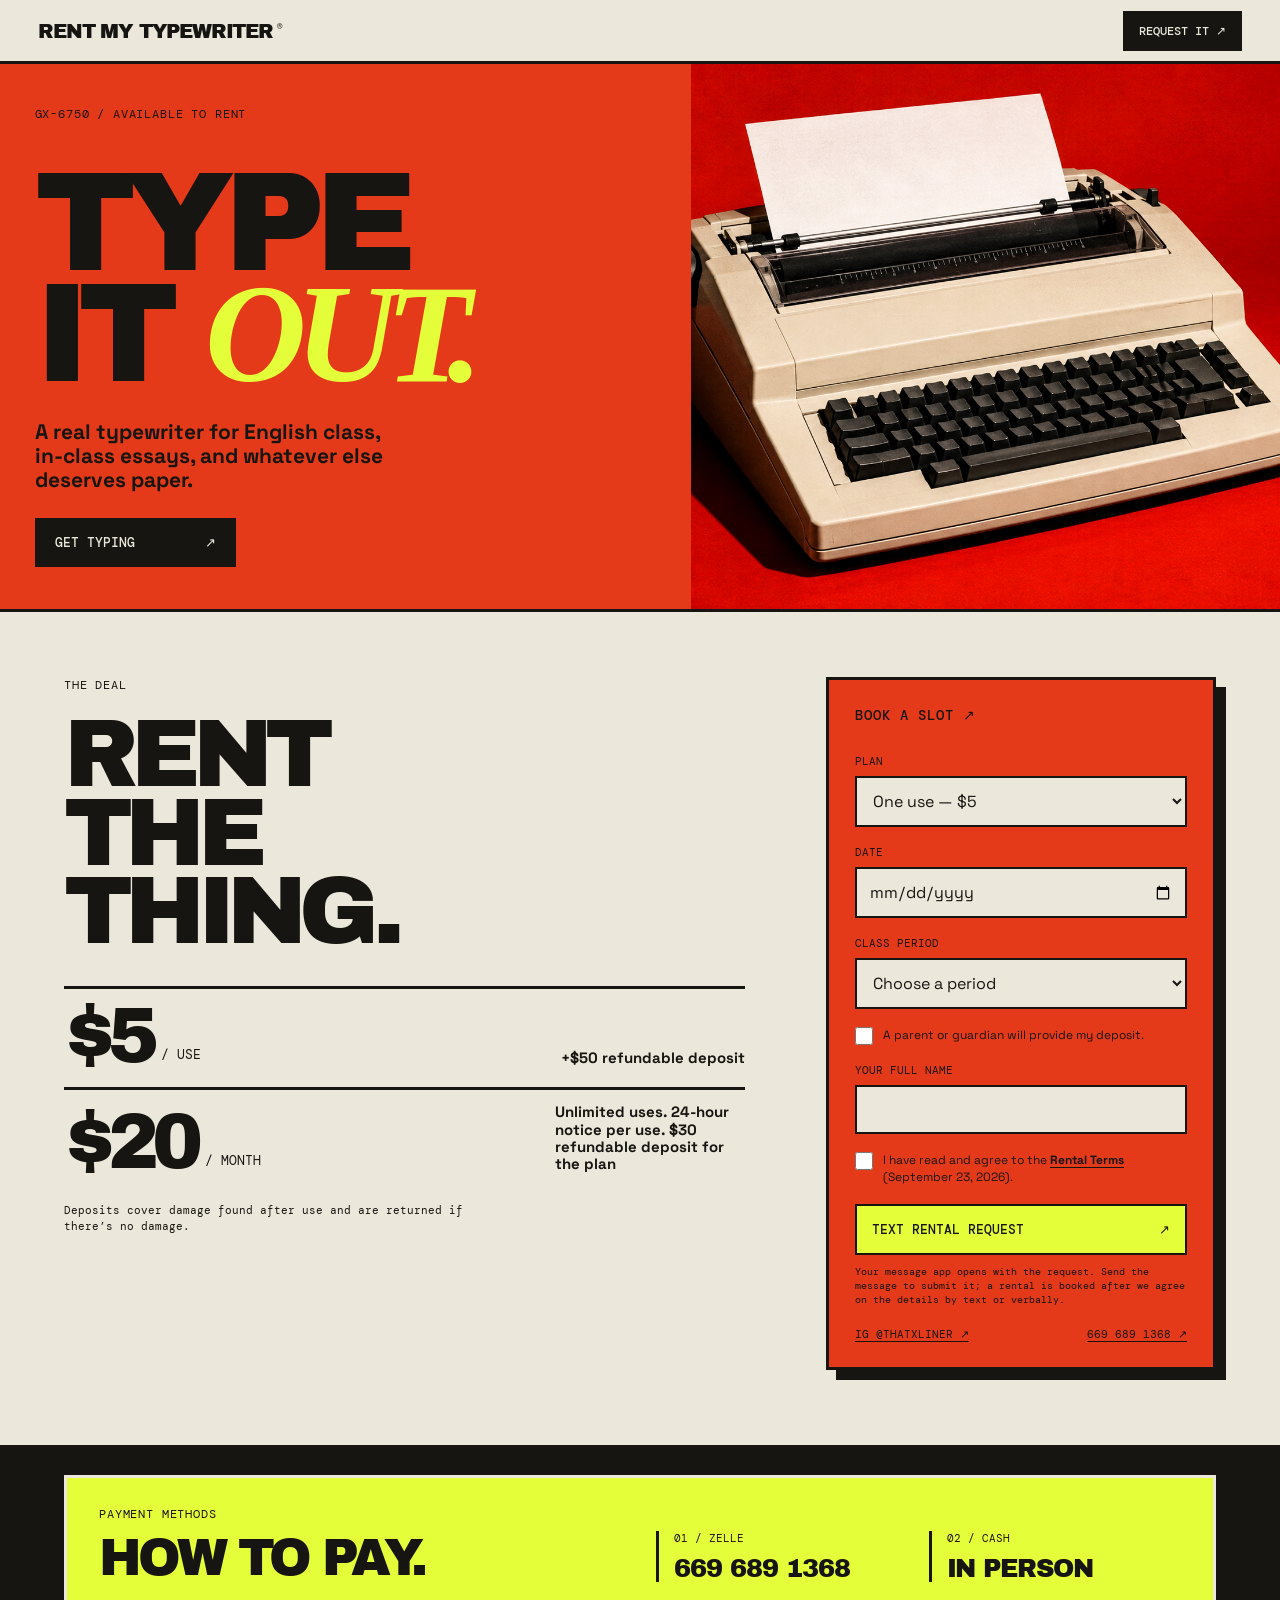
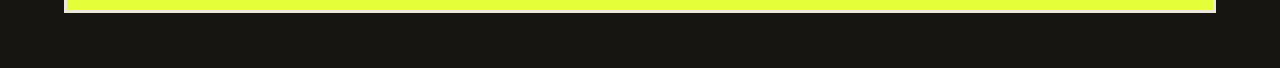
<file: index.html>
<!doctype html>
<html lang="en">
<head>
  <meta charset="utf-8">
  <meta name="viewport" content="width=device-width, initial-scale=1">
  <meta name="theme-color" content="#e43a19">
  <meta name="description" content="Rent a GX-6750 typewriter for class. $5 per use or $20 per month.">
  <title>RENT MY TYPEWRITER — GX-6750</title>
  <link rel="stylesheet" href="styles.css">
</head>
<body>
  <header class="site-header">
    <a class="wordmark" href="#top">RENT MY TYPEWRITER<span>®</span></a>
    <a class="header-link" href="#request">REQUEST IT ↗</a>
  </header>
  <main id="top">
    <section class="hero">
      <div class="hero-copy">
        <p class="eyebrow">GX-6750 / AVAILABLE TO RENT</p>
        <h1>TYPE<br>IT <em>OUT.</em></h1>
        <p class="lede">A real typewriter for English class, in-class essays, and whatever else deserves paper.</p>
        <a class="hero-link" href="#request">GET TYPING <span>↗</span></a>
      </div>
      <div class="hero-art"><img src="assets/gx-6750-hero.png" alt="Cream colored electric typewriter against a red backdrop"></div>
    </section>
    <section class="booking" id="request">
      <div class="pricing">
        <p class="eyebrow">THE DEAL</p>
        <h2>RENT<br>THE<br>THING.</h2>
        <div class="rate"><div><strong>$5</strong><span>/ USE</span></div><p>+$50 refundable deposit</p></div>
        <div class="rate"><div><strong>$20</strong><span>/ MONTH</span></div><p>Unlimited uses. 24-hour notice per use. $30 refundable deposit for the plan</p></div>
        <p class="deposit-note">Deposits cover damage found after use and are returned if there’s no damage.</p>
      </div>
      <div class="request-panel">
        <p class="eyebrow">BOOK A SLOT ↗</p>
        <label for="plan">PLAN</label>
        <select id="plan"><option value="single">One use — $5</option><option value="monthly">Monthly — $20</option></select>
        <div id="single-fields">
          <label for="rental-date">DATE</label>
          <input id="rental-date" type="date" required>
          <label for="period">CLASS PERIOD</label>
          <select id="period" required><option value="" selected disabled>Choose a period</option><option value="first period">First period</option><option value="second period">Second period</option><option value="third period">Third period</option><option value="fourth period">Fourth period</option></select>
        </div>
        <div id="monthly-notice" class="monthly-notice" hidden>
          <strong>MONTHLY USE</strong>
          <p>Text me at least 24 hours before each use with the date and class period you need. There’s a $30 refundable deposit for the monthly plan.</p>
        </div>
        <label class="parent-option" for="parent-deposit"><input id="parent-deposit" type="checkbox"><span>A parent or guardian will provide my deposit.</span></label>
        <label for="signer-name">YOUR FULL NAME</label>
        <input id="signer-name" type="text" autocomplete="name" maxlength="100" required>
        <label class="agreement" for="agree-terms"><input id="agree-terms" type="checkbox" required><span>I have read and agree to the <a href="terms.html" target="_blank" rel="noopener noreferrer">Rental Terms</a> (September 23, 2026).</span></label>
        <a id="text-request" class="request-button" href="sms:+16696891368">TEXT RENTAL REQUEST <span>↗</span></a>
        <p id="request-status" class="request-status" role="status" aria-live="polite"></p><p class="request-note">Your message app opens with the request. Send the message to submit it; a rental is booked after we agree on the details by text or verbally.</p>
        <div class="contact-links"><a href="https://www.instagram.com/thatxliner/" target="_blank" rel="noopener noreferrer">IG @THATXLINER ↗</a><a href="tel:+16696891368">669 689 1368 ↗</a></div>
      </div>
    </section>
    <section class="payment" aria-labelledby="payment-title">
      <div class="payment-card">
        <div><p class="eyebrow">PAYMENT METHODS</p><h2 id="payment-title">HOW TO PAY.</h2></div>
        <div class="payment-options"><p><span>01 / ZELLE</span><strong>669 689 1368</strong></p><p><span>02 / CASH</span><strong>IN PERSON</strong></p></div>
      </div>
    </section>
  </main>
  <script src="script.js?v=3"></script>
</body>
</html>
</file>
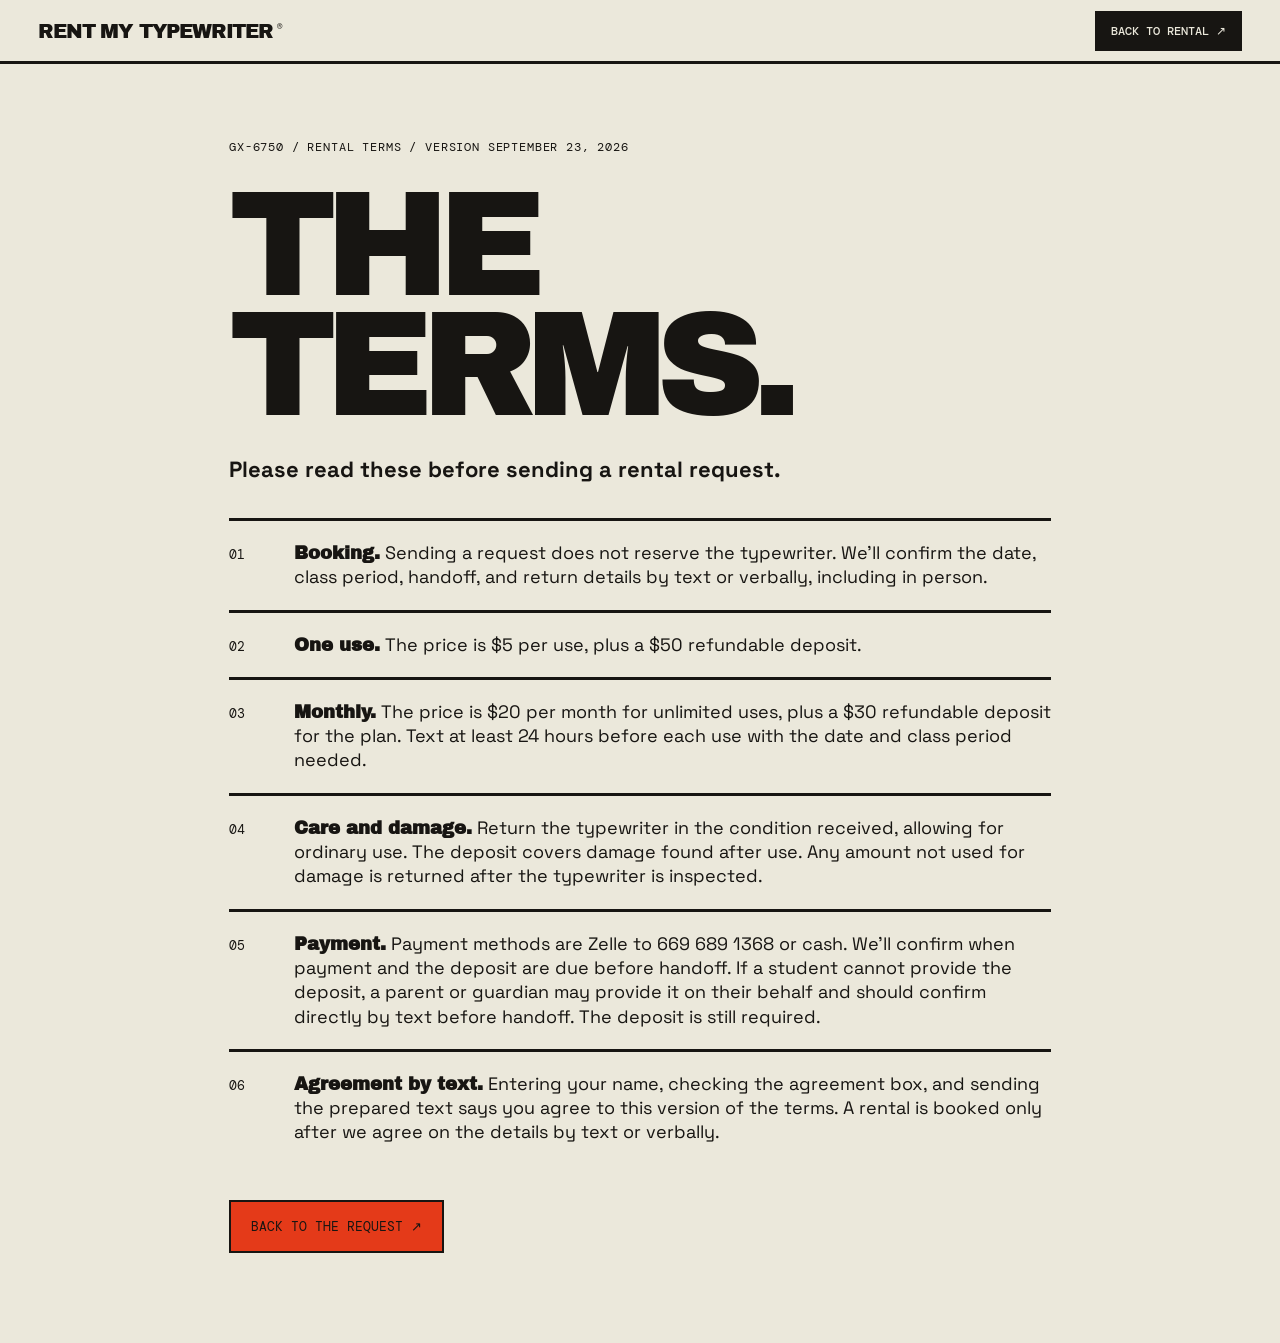
<file: terms.html>
<!doctype html>
<html lang="en">
<head>
  <meta charset="utf-8">
  <meta name="viewport" content="width=device-width, initial-scale=1">
  <meta name="theme-color" content="#e43a19">
  <meta name="description" content="Rental terms for the GX-6750 typewriter.">
  <title>RENTAL TERMS — RENT MY TYPEWRITER</title>
  <link rel="stylesheet" href="styles.css">
</head>
<body>
  <header class="site-header"><a class="wordmark" href="index.html">RENT MY TYPEWRITER<span>®</span></a><a class="header-link" href="index.html#request">BACK TO RENTAL ↗</a></header>
  <main class="terms-page">
    <p class="eyebrow">GX-6750 / RENTAL TERMS / VERSION SEPTEMBER 23, 2026</p>
    <h1>THE<br>TERMS.</h1>
    <p class="terms-intro">Please read these before sending a rental request.</p>
    <ol class="terms-list">
      <li><div><strong>Booking.</strong> Sending a request does not reserve the typewriter. We’ll confirm the date, class period, handoff, and return details by text or verbally, including in person.</div></li>
      <li><div><strong>One use.</strong> The price is $5 per use, plus a $50 refundable deposit.</div></li>
      <li><div><strong>Monthly.</strong> The price is $20 per month for unlimited uses, plus a $30 refundable deposit for the plan. Text at least 24 hours before each use with the date and class period needed.</div></li>
      <li><div><strong>Care and damage.</strong> Return the typewriter in the condition received, allowing for ordinary use. The deposit covers damage found after use. Any amount not used for damage is returned after the typewriter is inspected.</div></li>
      <li><div><strong>Payment.</strong> Payment methods are Zelle to 669 689 1368 or cash. We’ll confirm when payment and the deposit are due before handoff. If a student cannot provide the deposit, a parent or guardian may provide it on their behalf and should confirm directly by text before handoff. The deposit is still required.</div></li>
      <li><div><strong>Agreement by text.</strong> Entering your name, checking the agreement box, and sending the prepared text says you agree to this version of the terms. A rental is booked only after we agree on the details by text or verbally.</div></li>
    </ol>
    <a class="terms-back" href="index.html#request">BACK TO THE REQUEST ↗</a>
  </main>
</body>
</html>
</file>
<file: styles.css>
@import url('https://fonts.googleapis.com/css2?family=Archivo+Black&family=DM+Mono:wght@400;500&family=Space+Grotesk:wght@500;700&display=swap');
:root{--red:#e43a19;--ink:#171512;--paper:#ebe8db;--acid:#e4ff3a}*{box-sizing:border-box}html{scroll-behavior:smooth}body{margin:0;background:var(--paper);color:var(--ink);font-family:'Space Grotesk',Arial,sans-serif}a{color:inherit;text-decoration:none}button,input,select{font:inherit}.eyebrow,.site-header,.header-link,.hero-link,.rate span,.deposit-note,.request-panel label,.request-button,.contact-links,.request-status{font-family:'DM Mono',monospace}.eyebrow{font-size:12px;letter-spacing:.07em;margin:0 0 22px}.site-header{height:64px;padding:0 3%;display:flex;align-items:center;justify-content:space-between;border-bottom:3px solid var(--ink);font-size:12px;font-weight:500}.wordmark{font-family:'Archivo Black',Impact,sans-serif;font-size:20px;letter-spacing:-.06em}.wordmark span{font:9px 'DM Mono',monospace;vertical-align:top;margin-left:4px;letter-spacing:0}.header-link{background:var(--ink);color:var(--paper);padding:12px 16px}.header-link:hover,.hero-link:hover{background:var(--acid);color:var(--ink)}.hero{display:grid;grid-template-columns:54% 46%;min-height:520px;border-bottom:3px solid var(--ink)}.hero-copy{background:var(--red);padding:42px 5%;display:flex;flex-direction:column;align-items:flex-start}.hero h1,.pricing h2{font-family:'Archivo Black',Impact,sans-serif;font-weight:400;letter-spacing:-.08em}.hero h1{font-size:clamp(78px,11vw,180px);line-height:.78;white-space:nowrap;margin:25px 0 30px}.hero h1 em{font-family:Georgia,serif;font-weight:900;color:var(--acid)}.lede{font-size:21px;line-height:1.15;font-weight:700;max-width:370px;margin:0 0 26px}.hero-link{display:flex;justify-content:space-between;gap:70px;background:var(--ink);color:var(--paper);padding:16px 20px;font-size:13px;font-weight:500;margin-top:auto}.hero-art{min-height:380px;overflow:hidden;background:#b62713}.hero-art img{width:100%;height:100%;object-fit:cover;display:block;filter:contrast(1.1)}.booking{display:grid;grid-template-columns:1fr 390px;gap:7%;padding:65px 5% 75px}.pricing h2{font-size:clamp(65px,7.5vw,120px);line-height:.82;margin:0 0 35px}.rate{display:flex;align-items:end;justify-content:space-between;gap:25px;border-top:3px solid var(--ink);padding:13px 0 16px}.rate>div{white-space:nowrap;display:flex;align-items:end;gap:9px}.rate strong{font:clamp(60px,6vw,95px)/.9 'Archivo Black',Impact,sans-serif;letter-spacing:-.09em}.rate span{font-size:13px;padding-bottom:8px}.rate p{max-width:190px;font-size:15px;font-weight:700;line-height:1.15;margin:0 0 5px}.deposit-note{font-size:11px;line-height:1.45;max-width:420px;margin:10px 0 0}.request-panel{border:3px solid var(--ink);background:var(--red);padding:26px;align-self:start;box-shadow:10px 10px 0 var(--ink)}.request-panel .eyebrow{font-size:14px;font-weight:500;margin-bottom:30px}.request-panel label{display:block;font-size:11px;margin:0 0 8px}.request-panel select,.request-panel input{display:block;width:100%;border:2px solid var(--ink);border-radius:0;background:var(--paper);color:var(--ink);padding:12px;font-size:16px;margin-bottom:18px;min-height:47px}.request-button{display:flex;justify-content:space-between;gap:12px;width:100%;background:var(--acid);border:2px solid var(--ink);padding:15px;font-size:13px;font-weight:500}.request-button:hover{background:var(--paper)}.request-status{font-size:11px;line-height:1.4;margin:10px 0 0}.request-status:empty{display:none}.contact-links{display:flex;justify-content:space-between;gap:12px;flex-wrap:wrap;font-size:11px;margin-top:20px}.contact-links a{text-decoration:underline;text-underline-offset:3px}.contact-links a:hover{color:var(--acid)}@media(max-width:800px){.hero{grid-template-columns:1fr}.hero-copy{min-height:460px}.hero-art{height:350px;min-height:0}.booking{grid-template-columns:1fr;gap:45px}.pricing h2{font-size:clamp(70px,13vw,110px)}}@media(max-width:500px){.site-header{padding:0 5%}.wordmark{font-size:16px}.header-link{font-size:10px;padding:11px}.hero-copy{padding:38px 5%;min-height:400px}.hero h1{font-size:clamp(70px,17vw,95px)}.lede{font-size:18px}.hero-art{height:290px}.booking{padding:50px 5% 70px}.rate strong{font-size:64px}.rate p{font-size:13px;max-width:125px}.request-panel{padding:20px}}@media(prefers-reduced-motion:reduce){html{scroll-behavior:auto}}


#single-fields[hidden],.monthly-notice[hidden]{display:none}.monthly-notice{border:2px solid var(--ink);background:var(--paper);padding:16px;margin:0 0 20px}.monthly-notice strong{font:15px 'Archivo Black',Impact,sans-serif}.monthly-notice p{font-size:14px;line-height:1.3;font-weight:700;margin:9px 0 0}

.payment{background:var(--ink);padding:30px 5% 55px}.payment-card{background:var(--acid);border:3px solid var(--paper);padding:28px 32px;display:grid;grid-template-columns:1fr 1fr;gap:32px}.payment-card .eyebrow{margin-bottom:12px}.payment-card h2{font:clamp(36px,4vw,64px)/.95 'Archivo Black',Impact,sans-serif;letter-spacing:-.07em;margin:0}.payment-options{display:grid;grid-template-columns:1fr 1fr;gap:20px;align-items:end}.payment-options p{border-left:3px solid var(--ink);padding-left:15px;margin:0}.payment-options span,.payment-options strong{display:block}.payment-options span{font:11px 'DM Mono',monospace;margin-bottom:10px}.payment-options strong{font:clamp(17px,2vw,26px) 'Archivo Black',Impact,sans-serif;letter-spacing:-.04em}@media(max-width:700px){.payment-card{grid-template-columns:1fr;padding:25px}.payment-options{gap:12px}.payment-options strong{font-size:17px}}
.agreement{display:flex!important;align-items:flex-start;gap:10px;font:12px/1.4 'Space Grotesk',Arial,sans-serif!important;margin:0 0 18px!important;cursor:pointer}.agreement input{width:18px;height:18px;min-height:18px;margin:0;flex:0 0 18px;accent-color:var(--ink)}.agreement a{text-decoration:underline;text-underline-offset:3px;font-weight:700}.request-note{font:10px/1.4 'DM Mono',monospace;margin:10px 0 0}.terms-page{max-width:950px;margin:auto;padding:75px 5% 90px}.terms-page h1{font:clamp(80px,12vw,150px)/.8 'Archivo Black',Impact,sans-serif;letter-spacing:-.08em;margin:30px 0}.terms-intro{font-size:22px;font-weight:700}.terms-list{list-style:none;counter-reset:terms;padding:0;margin:35px 0}.terms-list li{counter-increment:terms;display:grid;grid-template-columns:65px 1fr;border-top:3px solid var(--ink);padding:20px 0;font-size:18px;line-height:1.35}.terms-list li::before{content:counter(terms,decimal-leading-zero);font:13px 'DM Mono',monospace;padding-top:5px}.terms-list li strong{font-family:'Archivo Black',Impact,sans-serif}.terms-back{display:inline-block;background:var(--red);border:2px solid var(--ink);padding:16px 20px;font:13px 'DM Mono',monospace}.terms-back:hover{background:var(--acid)}@media(max-width:500px){.terms-page{padding-top:55px}.terms-list li{grid-template-columns:42px 1fr;font-size:16px}}

.parent-option{display:flex!important;align-items:flex-start;gap:10px;font:12px/1.4 'Space Grotesk',Arial,sans-serif!important;margin:0 0 18px!important;cursor:pointer}.parent-option input{width:18px;height:18px;min-height:18px;margin:0;flex:0 0 18px;accent-color:var(--ink)}
</file>
